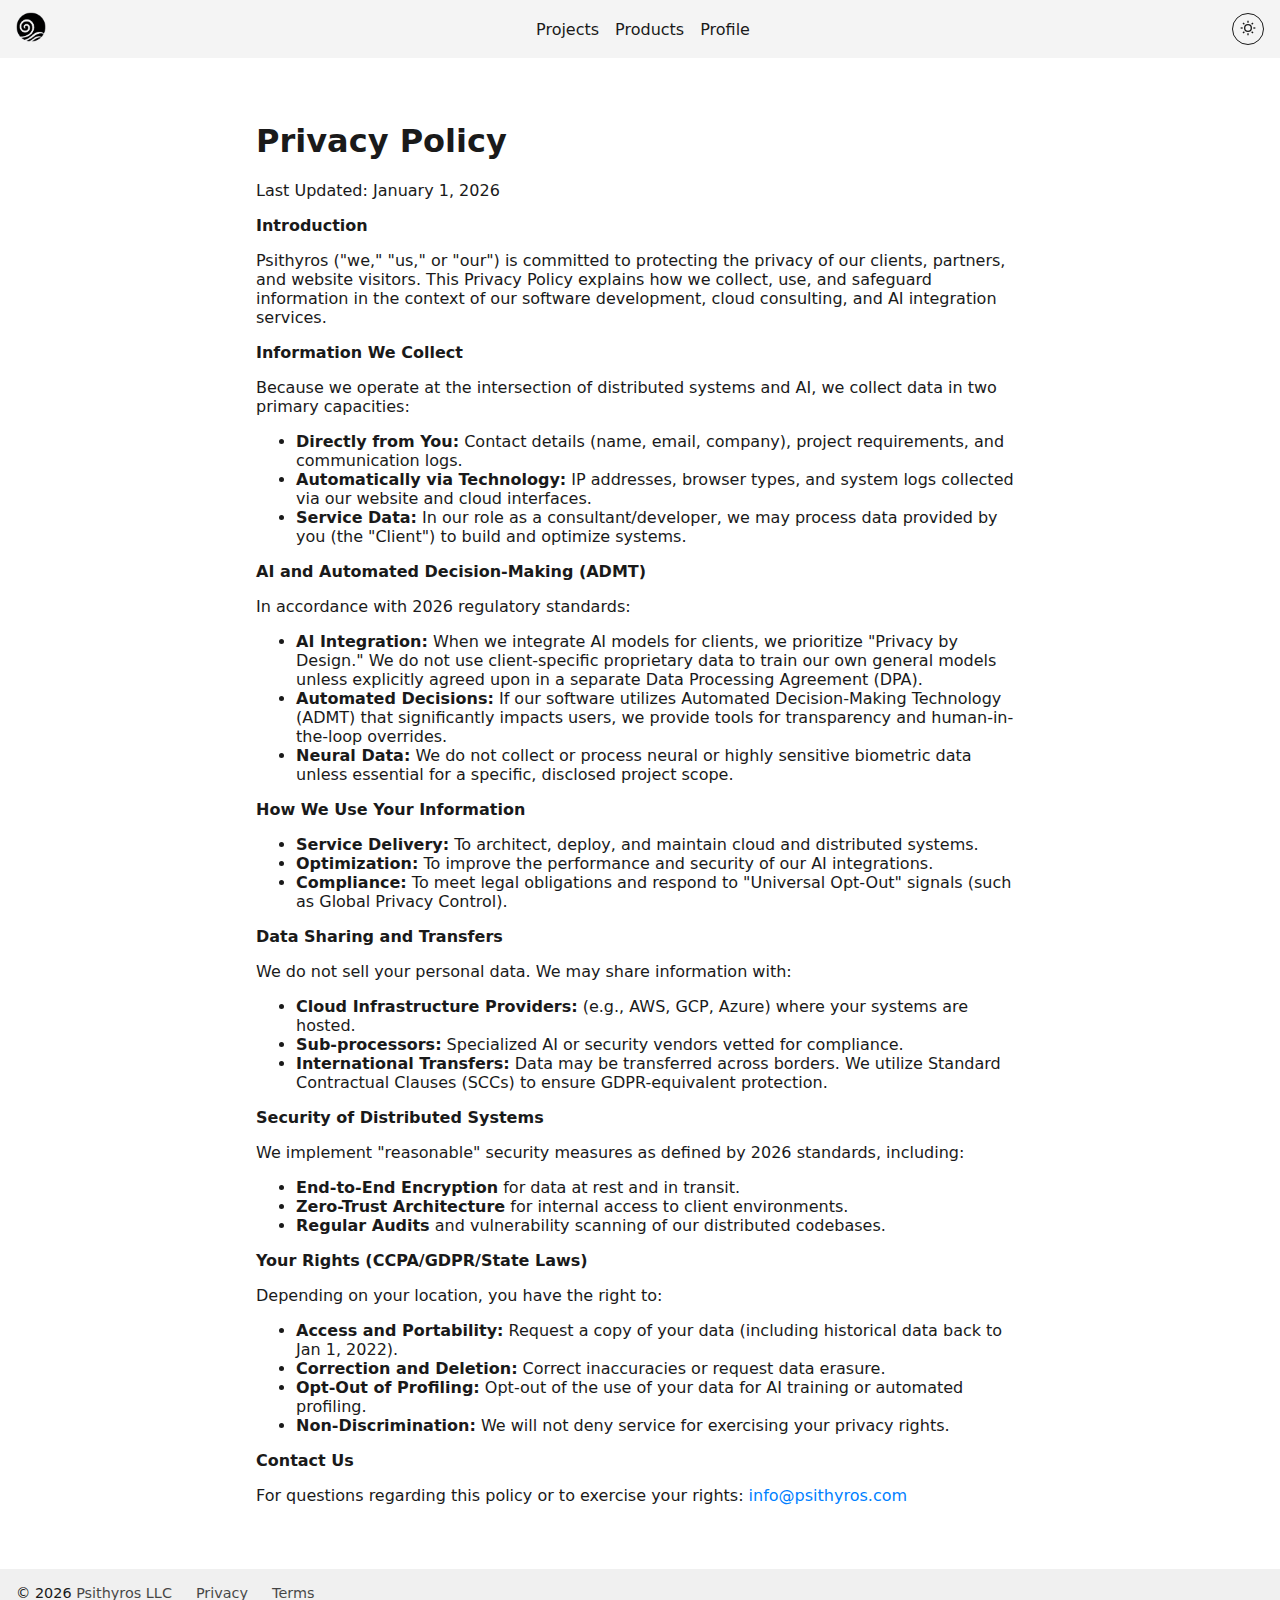
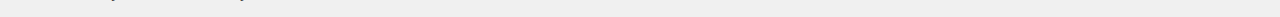
<file: privacy.html>
<!DOCTYPE html>
<html lang="en">
<head>
  <meta charset="UTF-8" />
  <meta name="viewport" content="width=device-width, initial-scale=1.0" />
  <title>psithyros</title>
  <link rel="stylesheet" href="css/base.css" />
  <link rel="stylesheet" href="css/layout.css" />
  <link rel="stylesheet" href="css/components.css" />
  <script src="js/components.js"></script>
</head>
<body>
  <!-- HEADER -->
  <site-header></site-header>

  <!-- MAIN CONTENT -->
  <main>
    <div style="max-width: 768px; margin: 2rem auto;">
    <h1>Privacy Policy</h1>
    <p>Last Updated: January 1, 2026</p>
    <p><b>Introduction</b></p>
    <p>
    Psithyros ("we," "us," or "our") is committed to protecting the privacy of our clients, partners, and website visitors. This Privacy Policy explains how we collect, use, and safeguard information in the context of our software development, cloud consulting, and AI integration services.
    </p>
    <p><b>Information We Collect</b></p>
    <p>Because we operate at the intersection of distributed systems and AI, we collect data in two primary capacities:
    <ul>
        <li><b>Directly from You:</b> Contact details (name, email, company), project requirements, and communication logs.</li>
        <li><b>Automatically via Technology:</b> IP addresses, browser types, and system logs collected via our website and cloud interfaces.</li>
        <li><b>Service Data:</b> In our role as a consultant/developer, we may process data provided by you (the "Client") to build and optimize systems.</li>
    </ul>
    </p>
    <p><b>AI and Automated Decision-Making (ADMT)</b></p>
    <p>In accordance with 2026 regulatory standards:</p>
    <ul>
        <li><b>AI Integration:</b> When we integrate AI models for clients, we prioritize "Privacy by Design." We do not use client-specific proprietary data to train our own general models unless explicitly agreed upon in a separate Data Processing Agreement (DPA).</li>
        <li><b>Automated Decisions:</b> If our software utilizes Automated Decision-Making Technology (ADMT) that significantly impacts users, we provide tools for transparency and human-in-the-loop overrides.</li>
        <li><b>Neural Data:</b> We do not collect or process neural or highly sensitive biometric data unless essential for a specific, disclosed project scope.</li>
    </ul>
    <p><b>How We Use Your Information</b></p>
    <ul>
        <li><b>Service Delivery:</b> To architect, deploy, and maintain cloud and distributed systems.</li>
        <li><b>Optimization:</b> To improve the performance and security of our AI integrations.</li>
        <li><b>Compliance:</b> To meet legal obligations and respond to "Universal Opt-Out" signals (such as Global Privacy Control).</li>
    </ul>
    <p><b>Data Sharing and Transfers</b></p>
    <p>We do not sell your personal data. We may share information with:</p>
    <ul>
        <li><b>Cloud Infrastructure Providers:</b> (e.g., AWS, GCP, Azure) where your systems are hosted.</li>
        <li><b>Sub-processors:</b> Specialized AI or security vendors vetted for compliance.</li>
        <li><b>International Transfers:</b> Data may be transferred across borders. We utilize Standard Contractual Clauses (SCCs) to ensure GDPR-equivalent protection.</li>
    </ul>
    <p><b>Security of Distributed Systems</b></p>
    <p>We implement "reasonable" security measures as defined by 2026 standards, including:</p>
    <ul>
        <li><b>End-to-End Encryption</b> for data at rest and in transit.</li>
        <li><b>Zero-Trust Architecture</b> for internal access to client environments.</li>
        <li><b>Regular Audits</b> and vulnerability scanning of our distributed codebases.</li>
    </ul>
    <p><b>Your Rights (CCPA/GDPR/State Laws)</b></p>
    <p>Depending on your location, you have the right to:</p>
    <ul>
        <li><b>Access and Portability:</b> Request a copy of your data (including historical data back to Jan 1, 2022).</li>
        <li><b>Correction and Deletion:</b> Correct inaccuracies or request data erasure.</li>
        <li><b>Opt-Out of Profiling:</b> Opt-out of the use of your data for AI training or automated profiling.</li>
        <li><b>Non-Discrimination:</b> We will not deny service for exercising your privacy rights.</li>
    </ul>
    <p><b>Contact Us</b></p>
    <p>For questions regarding this policy or to exercise your rights: <a href="mailto:info@psithyros.com">info@psithyros.com</a></p>
    </div>
  </main>

  <!-- FOOTER -->
  <site-footer></site-footer>
  <script src="js/main.js"></script>
</body>
</html>
</file>
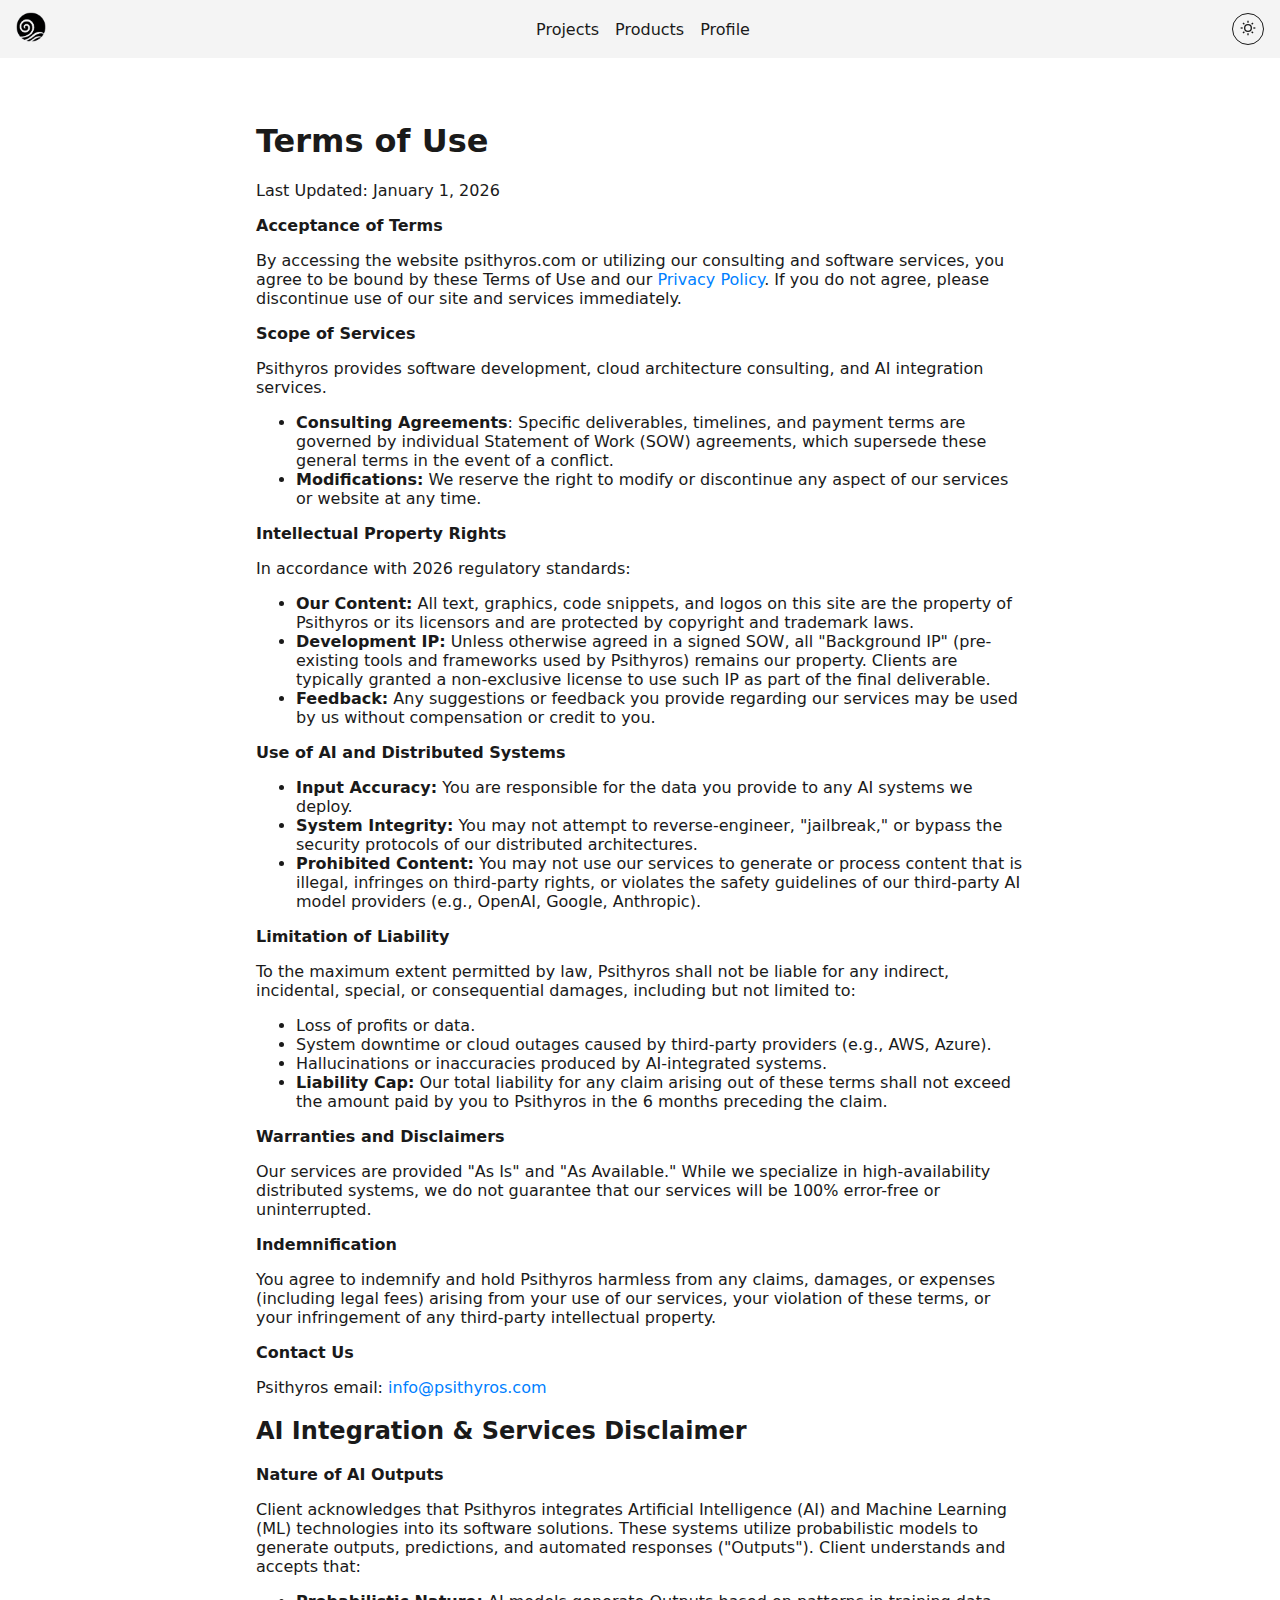
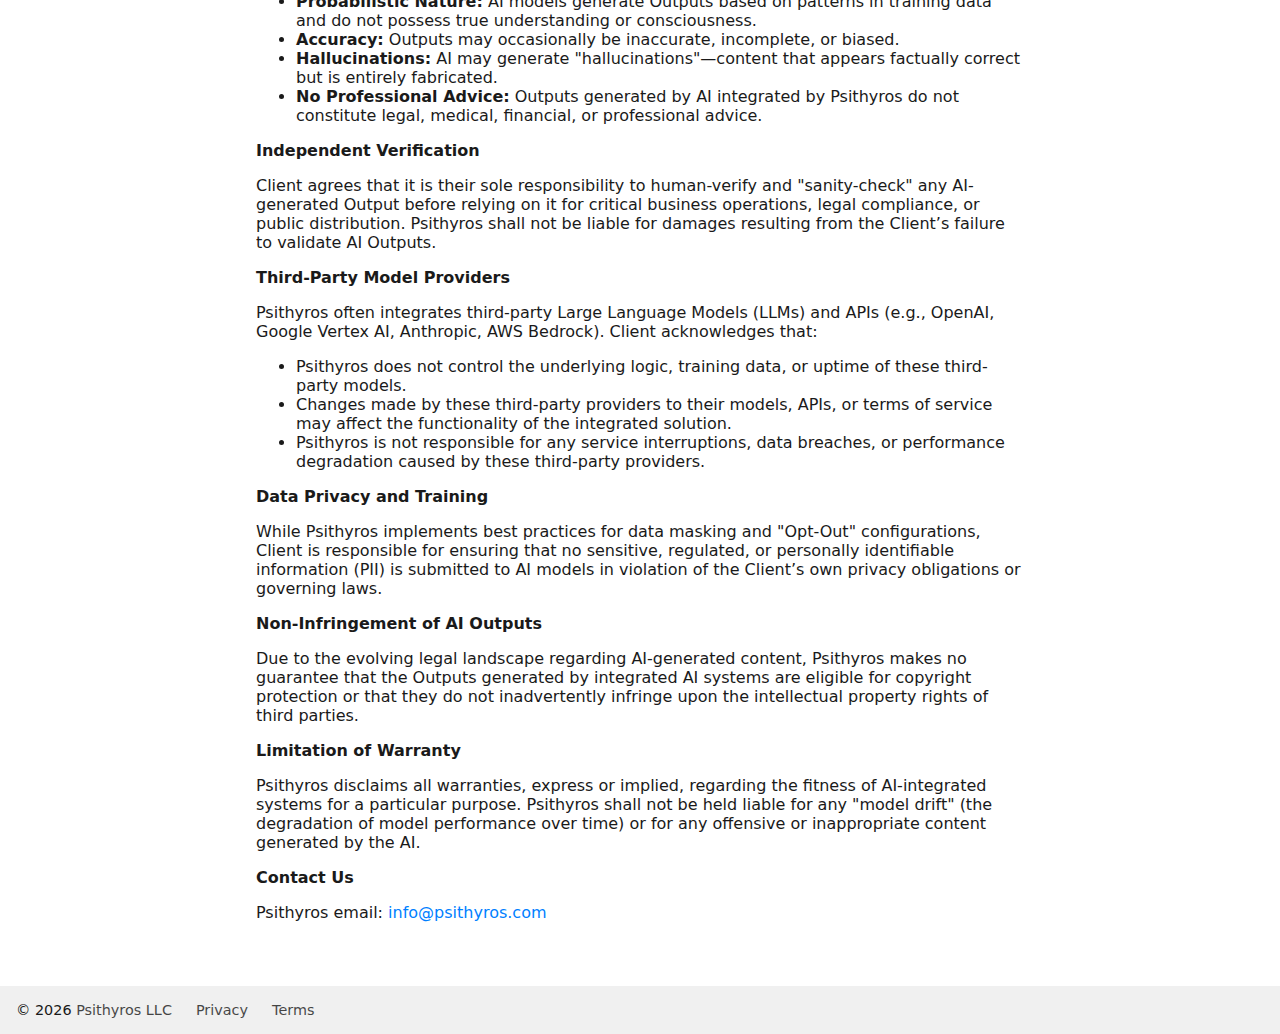
<file: terms.html>
<!DOCTYPE html>
<html lang="en">
<head>
  <meta charset="UTF-8" />
  <meta name="viewport" content="width=device-width, initial-scale=1.0" />
  <title>psithyros</title>
  <link rel="stylesheet" href="css/base.css" />
  <link rel="stylesheet" href="css/layout.css" />
  <link rel="stylesheet" href="css/components.css" />
  <script src="js/components.js"></script>
</head>
<body>
  <!-- HEADER -->
  <site-header></site-header>

  <!-- MAIN CONTENT -->
  <main>
    <div style="max-width: 768px; margin: 2rem auto;">
    <h1>Terms of Use</h1>
    <p>Last Updated: January 1, 2026</p>
    <p><b>Acceptance of Terms</b></p>
    <p>
    By accessing the website psithyros.com or utilizing our consulting and software services, you agree to be bound by these Terms of Use and our <a href="./privacy.html">Privacy Policy</a>. If you do not agree, please discontinue use of our site and services immediately.
    </p>
    <p><b>Scope of Services</b></p>
    <p>Psithyros provides software development, cloud architecture consulting, and AI integration services.
    <ul>
        <li><b>Consulting Agreements</b>: Specific deliverables, timelines, and payment terms are governed by individual Statement of Work (SOW) agreements, which supersede these general terms in the event of a conflict.</li>
        <li><b>Modifications:</b> We reserve the right to modify or discontinue any aspect of our services or website at any time.</li>
    </ul>
    </p>
    <p><b>Intellectual Property Rights</b></p>
    <p>In accordance with 2026 regulatory standards:</p>
    <ul>
        <li><b>Our Content:</b> All text, graphics, code snippets, and logos on this site are the property of Psithyros or its licensors and are protected by copyright and trademark laws.</li>
        <li><b>Development IP:</b> Unless otherwise agreed in a signed SOW, all "Background IP" (pre-existing tools and frameworks used by Psithyros) remains our property. Clients are typically granted a non-exclusive license to use such IP as part of the final deliverable.</li>
        <li><b>Feedback:</b> Any suggestions or feedback you provide regarding our services may be used by us without compensation or credit to you.</li>
    </ul>
    <p><b>Use of AI and Distributed Systems</b></p>
    <ul>
        <li><b>Input Accuracy:</b> You are responsible for the data you provide to any AI systems we deploy.</li>
        <li><b>System Integrity:</b> You may not attempt to reverse-engineer, "jailbreak," or bypass the security protocols of our distributed architectures.</li>
        <li><b>Prohibited Content:</b> You may not use our services to generate or process content that is illegal, infringes on third-party rights, or violates the safety guidelines of our third-party AI model providers (e.g., OpenAI, Google, Anthropic).</li>
    </ul>
    <p><b>Limitation of Liability</b></p>
    <p>To the maximum extent permitted by law, Psithyros shall not be liable for any indirect, incidental, special, or consequential damages, including but not limited to:</p>
    <ul>
        <li>Loss of profits or data.</li>
        <li>System downtime or cloud outages caused by third-party providers (e.g., AWS, Azure).</li>
        <li>Hallucinations or inaccuracies produced by AI-integrated systems.</li>
        <li><b>Liability Cap:</b> Our total liability for any claim arising out of these terms shall not exceed the amount paid by you to Psithyros in the 6 months preceding the claim.</li>
    </ul>
    <p><b>Warranties and Disclaimers</b></p>
    <p>Our services are provided "As Is" and "As Available." While we specialize in high-availability distributed systems, we do not guarantee that our services will be 100% error-free or uninterrupted.</p>
    <p><b>Indemnification</b></p>
    <p>You agree to indemnify and hold Psithyros harmless from any claims, damages, or expenses (including legal fees) arising from your use of our services, your violation of these terms, or your infringement of any third-party intellectual property.</p>
    <p><b>Contact Us</b></p>
    <p>Psithyros email: <a href="mailto:info@psithyros.com">info@psithyros.com</a></p>

    <h2>AI Integration & Services Disclaimer</h2>
    <p><b>Nature of AI Outputs</b></p>
    <p>Client acknowledges that Psithyros integrates Artificial Intelligence (AI) and Machine Learning (ML) technologies into its software solutions. These systems utilize probabilistic models to generate outputs, predictions, and automated responses ("Outputs"). Client understands and accepts that:</p>
    <ul>
        <li><b>Probabilistic Nature:</b> AI models generate Outputs based on patterns in training data and do not possess true understanding or consciousness.</li>
        <li><b>Accuracy:</b> Outputs may occasionally be inaccurate, incomplete, or biased.</li>
        <li><b>Hallucinations:</b> AI may generate "hallucinations"—content that appears factually correct but is entirely fabricated.</li>
        <li><b>No Professional Advice:</b> Outputs generated by AI integrated by Psithyros do not constitute legal, medical, financial, or professional advice.</li>
    </ul>
    <p><b>Independent Verification</b></p>
    <p>Client agrees that it is their sole responsibility to human-verify and "sanity-check" any AI-generated Output before relying on it for critical business operations, legal compliance, or public distribution. Psithyros shall not be liable for damages resulting from the Client’s failure to validate AI Outputs.</p>
    <p><b>Third-Party Model Providers</b></p>
    <p>Psithyros often integrates third-party Large Language Models (LLMs) and APIs (e.g., OpenAI, Google Vertex AI, Anthropic, AWS Bedrock). Client acknowledges that:</p>
    <ul>
        <li>Psithyros does not control the underlying logic, training data, or uptime of these third-party models.</li>
        <li>Changes made by these third-party providers to their models, APIs, or terms of service may affect the functionality of the integrated solution.</li>
        <li>Psithyros is not responsible for any service interruptions, data breaches, or performance degradation caused by these third-party providers.</li>
    </ul>
    <p><b>Data Privacy and Training</b></p>
    <p>While Psithyros implements best practices for data masking and "Opt-Out" configurations, Client is responsible for ensuring that no sensitive, regulated, or personally identifiable information (PII) is submitted to AI models in violation of the Client’s own privacy obligations or governing laws.</p>
    <p><b>Non-Infringement of AI Outputs</b></p>
    <p>Due to the evolving legal landscape regarding AI-generated content, Psithyros makes no guarantee that the Outputs generated by integrated AI systems are eligible for copyright protection or that they do not inadvertently infringe upon the intellectual property rights of third parties.</p>
    <p><b>Limitation of Warranty</b></p>
    <p>Psithyros disclaims all warranties, express or implied, regarding the fitness of AI-integrated systems for a particular purpose. Psithyros shall not be held liable for any "model drift" (the degradation of model performance over time) or for any offensive or inappropriate content generated by the AI.
    <p><b>Contact Us</b></p>
    <p>Psithyros email: <a href="mailto:info@psithyros.com">info@psithyros.com</a></p>
    </div>
  </main>
  <!-- FOOTER -->
  <site-footer></site-footer>
  <script src="js/main.js"></script>
</body>
</html>
</file>
<file: css/base.css>
/* ------------------------------
       CSS VARIABLES (THEMES)
    ------------------------------ */
    :root {
      --bg-color: #ffffff;
      --text-color: #1a1a1a;
      --nav-bg: #f4f4f4;
      --nav-text: #1a1a1a;
      --accent: #007FFF;
      --footer-bg: #f0f0f0;
    }

    html.dark,
    body.dark {
      --bg-color: #232323;
      --text-color: #e5e7eb;
      --nav-bg: #000000;
      --nav-text: #e5e7eb;
      --accent: #007FFF;
      --footer-bg: #000000;
    }

    /* ------------------------------
       GLOBAL STYLES
    ------------------------------ */
    * {
      box-sizing: border-box;
    }

    body {
      margin: 0;
      font-family: system-ui, -apple-system, BlinkMacSystemFont, sans-serif;
      background-color: var(--bg-color);
      color: var(--text-color);
      transition: background-color 0.3s ease, color 0.3s ease;
    }

    a {
      color: var(--accent);
      text-decoration: none;
    }

    main {
      padding: 2rem;
      min-height: calc(100vh - 120px);
    }

    /* ------------------------------
       BRAND + SVG ICON
    ------------------------------ */
    .brand {
      display: flex;
      align-items: center;
      gap: 0.5rem;
      color: var(--nav-text);
    }

    .logo-icon svg {
      display: block;
      fill: var(--accent);
      transition: fill 0.3s ease;
    }

    .brand-text {
      font-weight: 600;
      font-size: 1.1rem;
    }

    /* ------------------------------
       BRAND LOGO (PNG)
    ------------------------------ */
    .logo {
      width: 30px;
      height: 30px;
      object-fit: contain;
      transition: opacity 0.2s ease;
    }

    .logo-dark {
      display: none;
    }

    /* Show dark logo in dark mode */
    html.dark .logo-light {
      display: none;
    }

    html.dark .logo-dark {
      display: inline-block;
    }
</file>
<file: css/layout.css>
/* ------------------------------
      TOP NAV BAR
    ------------------------------ */
    .navbar {
      display: flex;
      align-items: center;
      justify-content: space-between;
      background-color: var(--nav-bg);
      padding: 0.75rem 1rem;
      position: sticky;
      top: 0;
      z-index: 1000;
    }

    .nav-links {
      display: flex;
      gap: 1rem;
    }

    .nav-links a {
      color: var(--nav-text);
      font-weight: 500;
    }

    .nav-controls {
      display: flex;
      align-items: center;
      gap: 0.75rem;
    }

    /* ------------------------------
       HAMBURGER
    ------------------------------ */
    .hamburger {
      display: none;
      flex-direction: column;
      gap: 4px;
      cursor: pointer;
    }

    .hamburger span {
      width: 22px;
      height: 2px;
      background: var(--nav-text);
      transition: all 0.3s ease;
    }

    /* ------------------------------
       THEME TOGGLE BUTTON
    .theme-toggle {
      background: none;
      border: 1px solid var(--nav-text);
      color: var(--nav-text);
      padding: 0.25rem 0.5rem;
      border-radius: 4px;
      cursor: pointer;
      font-size: 0.85rem;
    }
    ------------------------------ */

    /* ------------------------------
   THEME TOGGLE ICON SYNC
    ------------------------------ */
    .theme-toggle {
      display: flex;
      align-items: center;
      justify-content: center;
      gap: 0;
      width: 32px;
      height: 32px;
      border-radius: 50%;
      background: none;
      border: 1px solid var(--nav-text);
      cursor: pointer;
    }

    .theme-toggle svg {
      fill: none;
      stroke: var(--nav-text);
      stroke-width: 2;
    }

    .icon-moon {
      display: none;
    }

    /* When dark mode is active */
    .dark .icon-sun {
      display: none;
    }

    .dark .icon-moon {
      display: inline-flex;
    }


    /* ------------------------------
       MOBILE STYLES
    ------------------------------ */
    @media (max-width: 768px) {
      .nav-links {
        position: absolute;
        top: 100%;
        left: 0;
        right: 0;
        background-color: var(--nav-bg);
        flex-direction: column;
        padding: 1rem;
        display: none;
      }

      .nav-links.open {
        display: flex;
      }

      .hamburger {
        display: flex;
      }
    }

    /* ------------------------------
       FOOTER / BOTTOM LINKS BAR
    ------------------------------ */
    footer {
      background-color: var(--footer-bg);
      padding: 1rem;
      display: flex;
      justify-content: left;
      gap: 1.5rem;
      font-size: 0.9rem;
    }

    footer a {
      color: var(--text-color);
      opacity: 0.8;
    }

    footer a:hover {
      opacity: 1;
    }
</file>
<file: css/components.css>
/* ------------------------------
    LINK UNDERLINE HOVER EFFECT
    ------------------------------ */
    .nav-links a,
    footer a {
      position: relative;
    }

    .nav-links a::after,
    footer a::after {
      content: "";
      position: absolute;
      left: 0;
      bottom: -3px;
      width: 100%;
      height: 2px;
      background-color: var(--accent);
      transform: scaleX(0);
      transform-origin: right;
      transition: transform 0.25s ease;
    }

    .nav-links a:hover::after,
    footer a:hover::after {
      transform: scaleX(1);
      transform-origin: left;
    }
</file>
